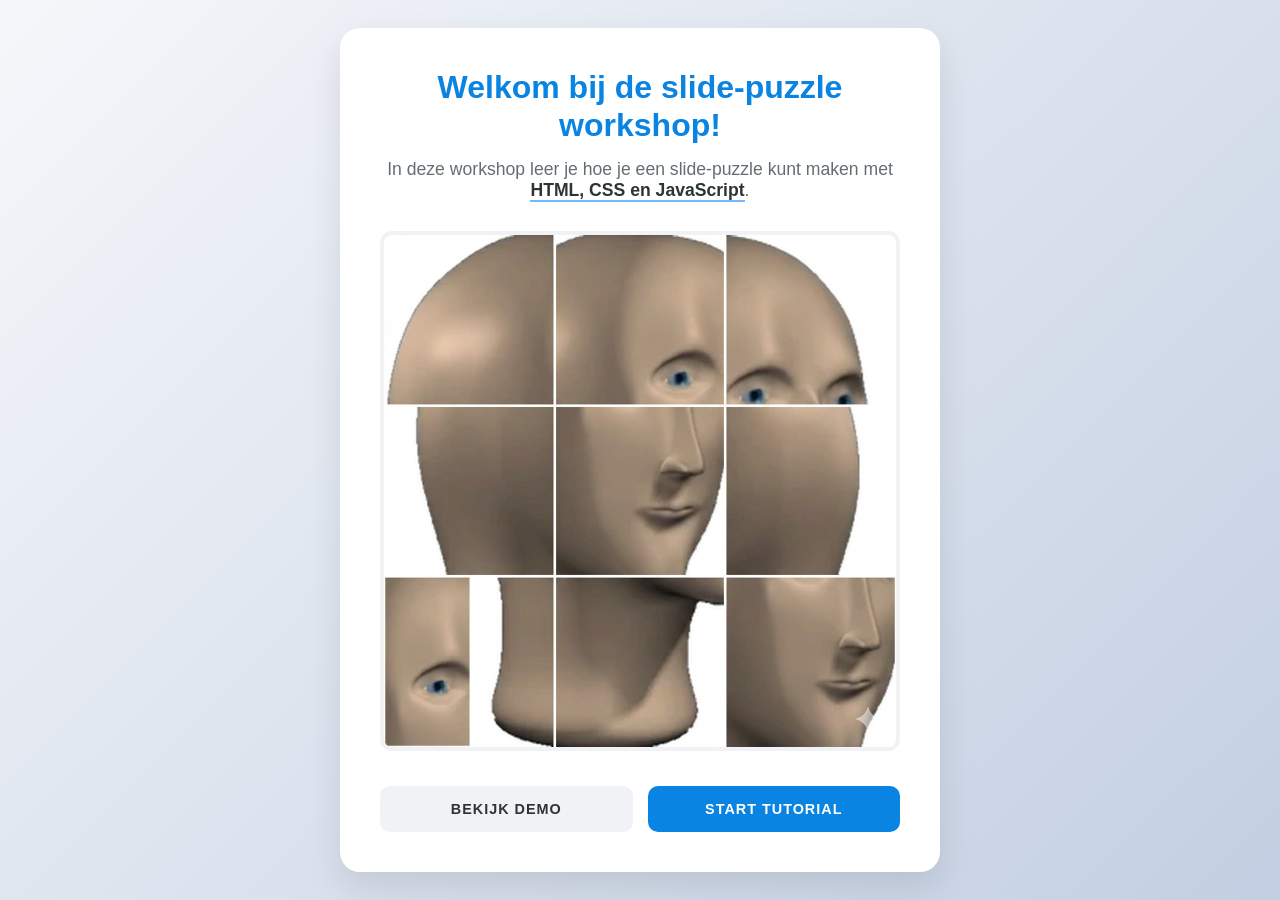
<file: index.html>
<!DOCTYPE html>
<html lang="en">
<head>
    <meta charset="UTF-8">
    <meta name="viewport" content="width=device-width, initial-scale=1.0">
    <link rel="stylesheet" href="css/homepage.css">
    <title>Puzzle Introduction</title>
</head>
<body>
    <div class="container">
        <header>
            <h1>Welkom bij de slide-puzzle workshop!</h1>
            <p>In deze workshop leer je hoe je een slide-puzzle kunt maken met <strong>HTML, CSS en JavaScript</strong>.</p>
        </header>

        <div class="image-wrapper">
            <img src="assets/puzzle-homepage.png" alt="Slide Puzzle Voorbeeld" class="voorbeeld-afbeelding">
        </div>

        <nav class="links">
            <a href="demo/index.html" class="btn btn-demo">Bekijk Demo</a>
            <a href="tutorial/index.html" class="btn btn-tutorial">Start Tutorial</a>
        </nav>
    </div>
</body>
</html>
</file>
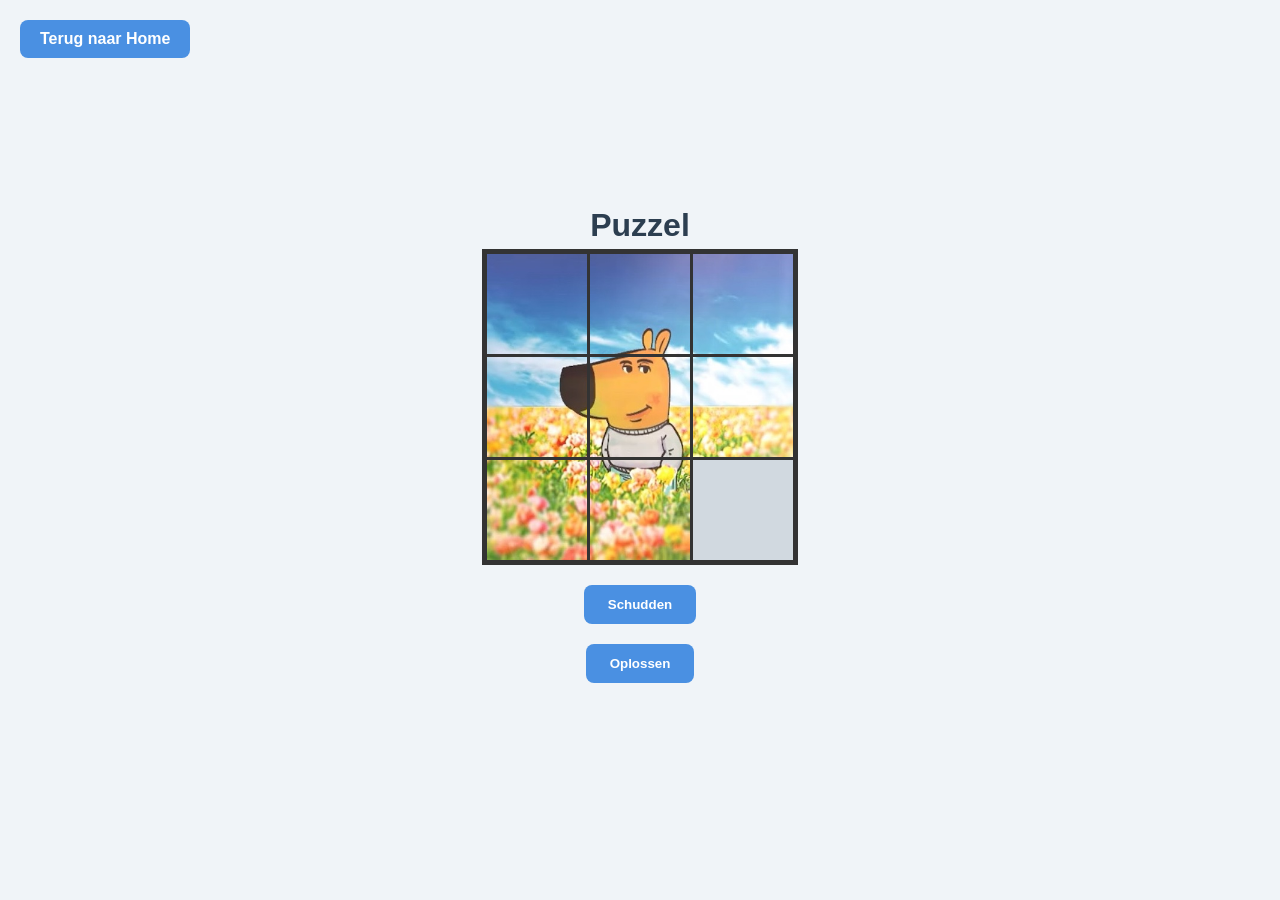
<file: demo/index.html>
<!DOCTYPE html>
<html lang="en">

<head>
    <meta charset="UTF-8">
    <meta name="viewport" content="width=device-width, initial-scale=1.0">
    <link href="../css/demo.css" rel="stylesheet">
    <title>Puzzel</title>
</head>

<body>
    <nav class="back-to-home">
        <a href="../index.html">Terug naar Home</a>
    </nav>
    <h1>Puzzel</h1>
    <div id="puzzle-grid"></div>
    <button id="shuffleBtn">Schudden</button>
    <button id="solveBtn">Oplossen</button>
    <p id="win-message"></p>
</body>
<script src="../js/puzzle.js"></script>

</html>
</file>
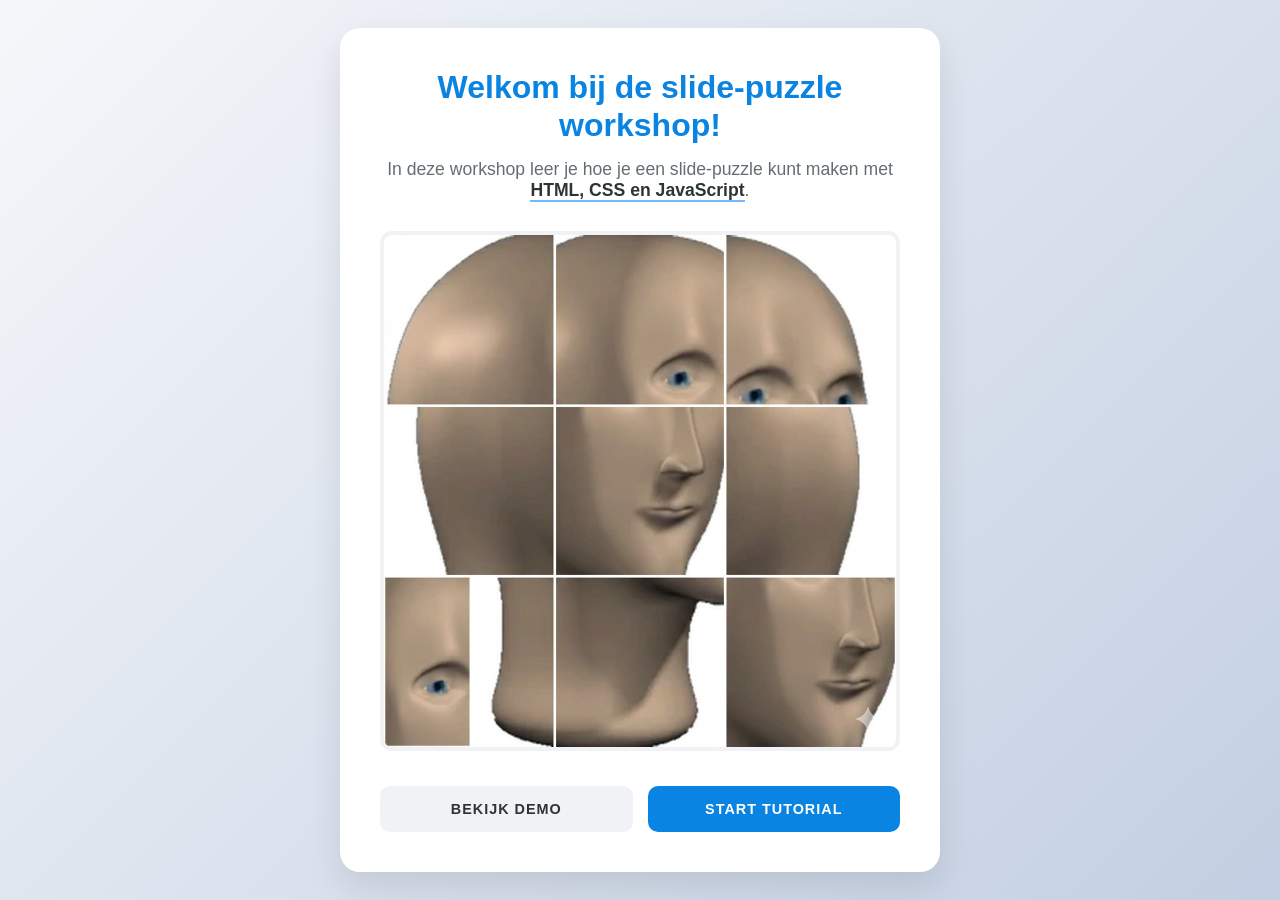
<file: homePage/index.html>
<!DOCTYPE html>
<html lang="en">
<head>
    <meta charset="UTF-8">
    <meta name="viewport" content="width=device-width, initial-scale=1.0">
    <link rel="stylesheet" href="../css/homepage.css">
    <title>Puzzle Introduction</title>
</head>
<body>
    <div class="container">
        <header>
            <h1>Welkom bij de slide-puzzle workshop!</h1>
            <p>In deze workshop leer je hoe je een slide-puzzle kunt maken met <strong>HTML, CSS en JavaScript</strong>.</p>
        </header>

        <div class="image-wrapper">
            <img src="./assets/puzzle-homepage.png" alt="Slide Puzzle Voorbeeld" class="voorbeeld-afbeelding">
        </div>

        <nav class="links">
            <a href="../demo/index.html" class="btn btn-demo">Bekijk Demo</a>
            <a href="../tutorial/index.html" class="btn btn-tutorial">Start Tutorial</a>
        </nav>
    </div>
</body>
</html>
</file>
<file: css/homepage.css>
* {
    margin: 0;
    padding: 0;
    box-sizing: border-box;
}

body {
    font-family: 'Segoe UI', Roboto, Helvetica, Arial, sans-serif;
    background: linear-gradient(135deg, #f5f7fa 0%, #c3cfe2 100%);
    min-height: 100vh;
    display: flex;
    justify-content: center;
    align-items: center;
    color: #2d3436;
    padding: 20px;
}

.container {
    background: #ffffff;
    max-width: 600px;
    width: 100%;
    padding: 40px;
    border-radius: 20px;
    box-shadow: 0 15px 35px rgba(0, 0, 0, 0.1);
    text-align: center;
}

h1 {
    font-size: 2rem;
    color: #0984e3;
    margin-bottom: 15px;
    line-height: 1.2;
}

p {
    font-size: 1.1rem;
    color: #636e72;
    margin-bottom: 30px;
}

strong {
    color: #2d3436;
    border-bottom: 2px solid #74b9ff;
}

.image-wrapper {
    margin-bottom: 35px;
    border-radius: 12px;
    overflow: hidden;
    border: 4px solid #f1f2f6;
}

.voorbeeld-afbeelding {
    width: 100%;
    height: auto;
    display: block;
    transition: transform 0.3s ease;
}

.voorbeeld-afbeelding:hover {
    transform: scale(1.05);
}

.links {
    display: flex;
    gap: 15px;
    justify-content: center;
}

.btn {
    flex: 1;
    padding: 15px 25px;
    text-decoration: none;
    border-radius: 10px;
    font-weight: bold;
    transition: all 0.3s ease;
    text-transform: uppercase;
    font-size: 0.9rem;
    letter-spacing: 1px;
}

.btn-demo {
    background-color: #f1f2f6;
    color: #2d3436;
}

.btn-demo:hover {
    background-color: #dfe6e9;
    transform: translateY(-2px);
}

.btn-tutorial {
    background-color: #0984e3;
    color: white;
}

.btn-tutorial:hover {
    background-color: #74b9ff;
    transform: translateY(-2px);
}
</file>
<file: css/demo.css>
body {
    font-family: 'Segoe UI', Tahoma, Geneva, Verdana, sans-serif;
    background-color: #f0f4f8;
    display: flex;
    flex-direction: column;
    align-items: center;
    justify-content: center;
    min-height: 100vh;
    margin: 0;
    color: #333;
}

h1 {
    color: #2c3e50;
    margin-bottom: 5px;
}

#puzzle-grid {
    display: grid;
    grid-template-columns: repeat(3, 100px);
    grid-template-rows: repeat(3, 100px);
    gap: 3px;
    padding: 5px;
    background-color: #333;
}

.tile {
    width: 100px;
    height: 100px;
    background-image: url('../demo/assets/puzzle.jpeg');
    background-size: 300px 300px;
    cursor: pointer;
}

.emptyTile {
    background-color: #d1d9e0;
    background-image: none;
    cursor: default;
}

.tile:not(.leeg):hover {
    background-color: none;
    transform: scale(1.03);
    filter: brightness(1.1);
}

button {
    padding: 12px 24px;
    margin-top: 20px;
    background-color: #4a90e2;
    color: white;
    border: none;
    border-radius: 8px;
    font-weight: bold;
    cursor: pointer;
    transition: background 0.3s, transform 0.1s;
}

.back-to-home {
    position: absolute;
    top: 20px;
    left: 20px;
    padding: 10px 20px;
    background-color: #4a90e2;
    color: white;
    text-decoration: none;
    border-radius: 8px;
    font-weight: bold;
    transition: background 0.3s, transform 0.1s;
}

.back-to-home a {
    color: white;
    text-decoration: none;
}

.back-to-home:hover {
    background-color: #4a90e2;
    transform: translateY(-2px);
}
</file>
